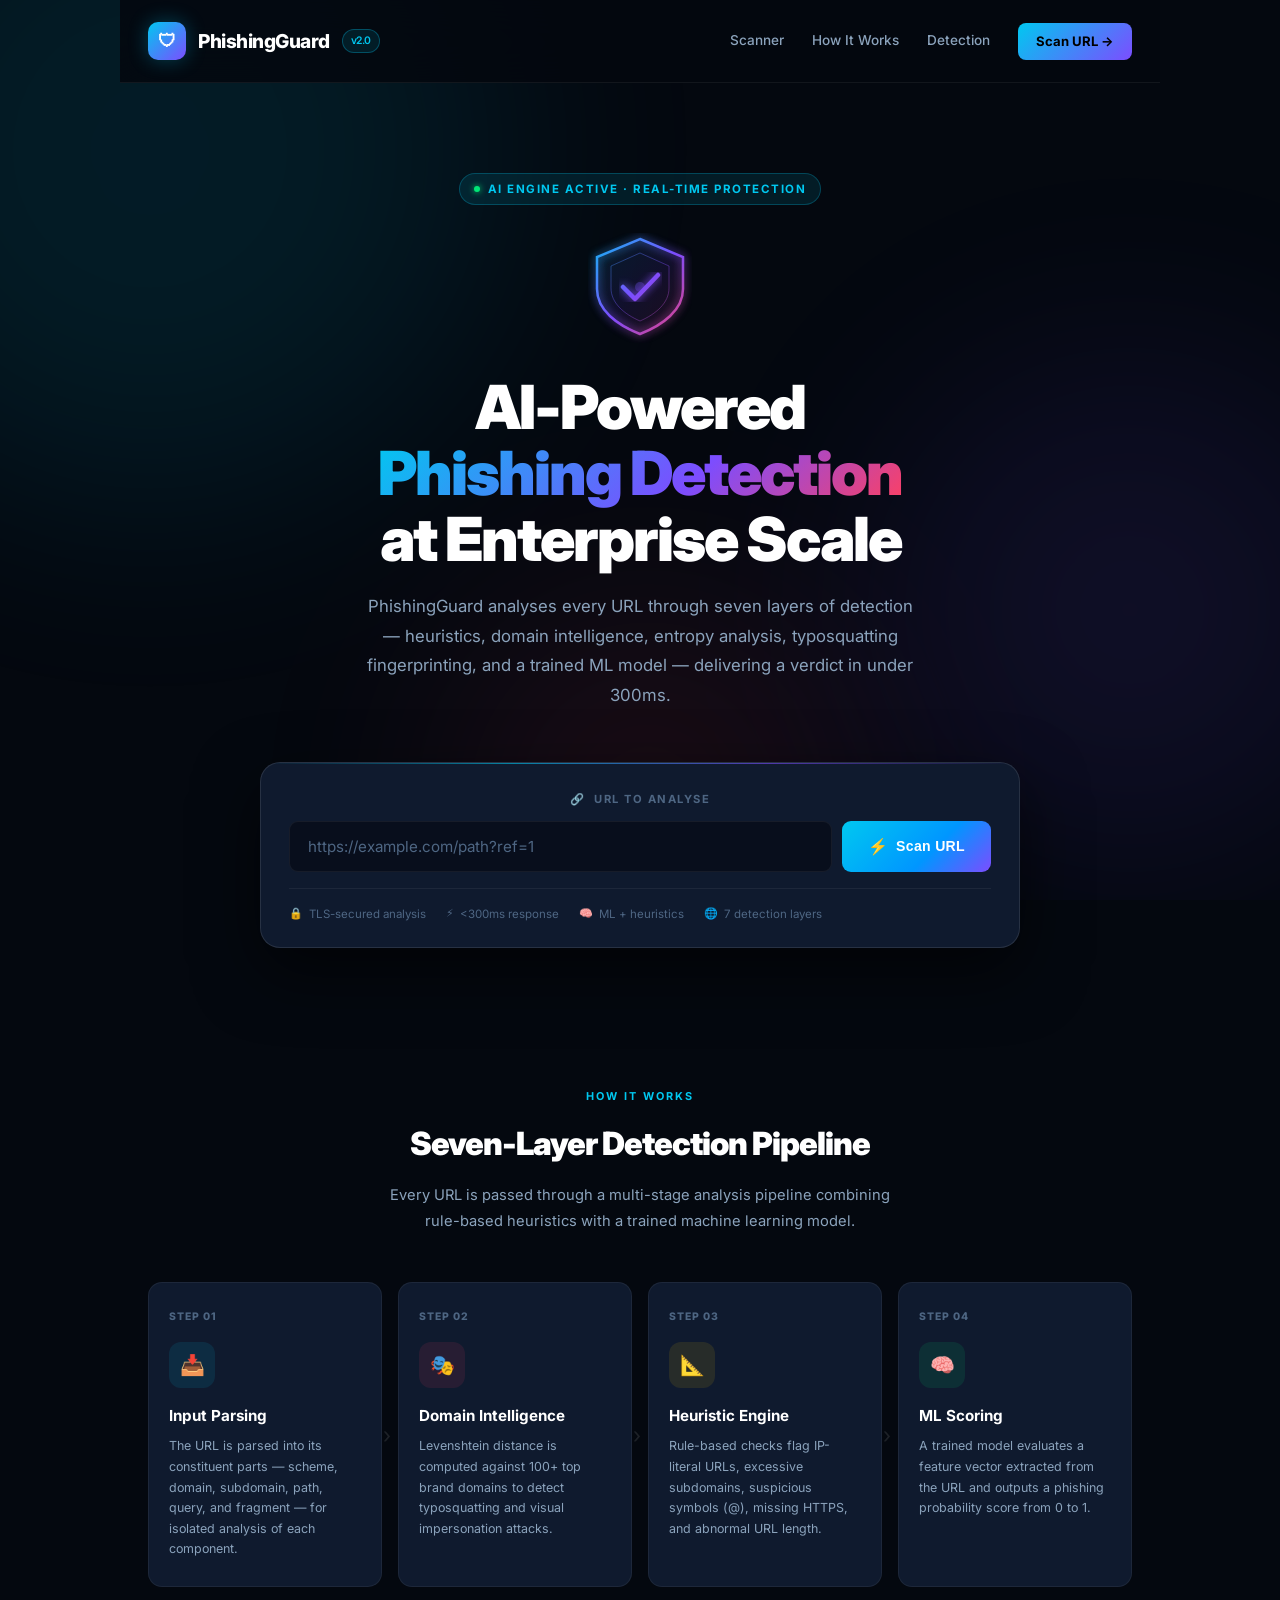
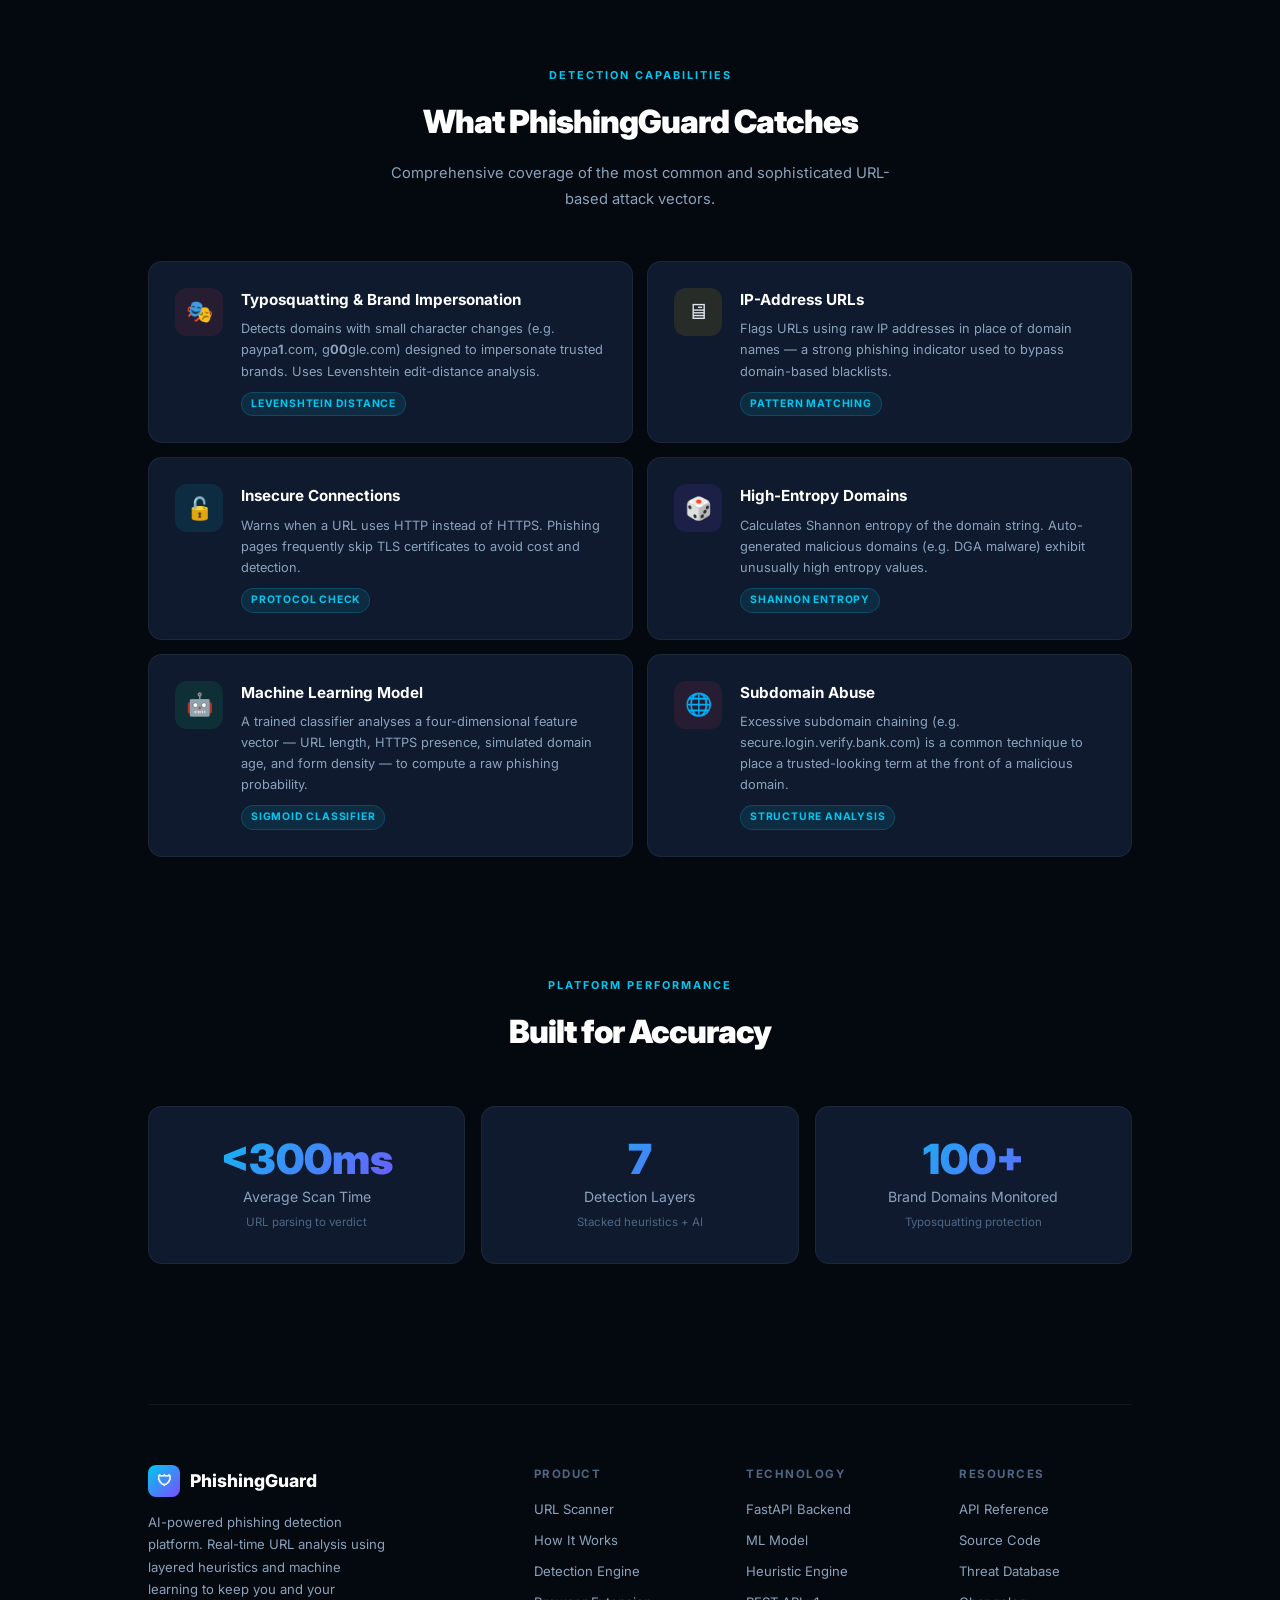
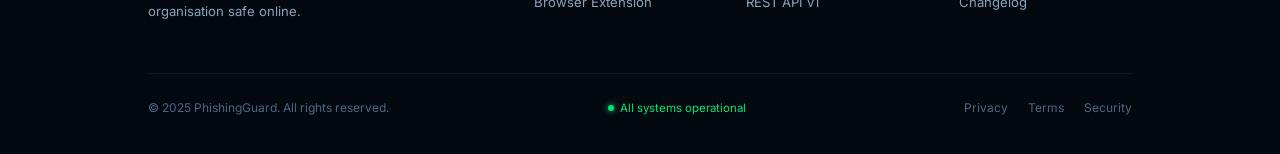
<file: frontend/index.html>
<!DOCTYPE html>
<html lang="en">

<head>
    <meta charset="UTF-8" />
    <meta name="viewport" content="width=device-width, initial-scale=1.0" />
    <title>PhishingGuard — Enterprise AI Phishing Detection Platform</title>
    <meta name="description"
        content="Enterprise-grade URL security scanner. AI-powered detection of phishing, typosquatting, domain abuse, and credential harvesting attacks in real time." />
    <link rel="stylesheet" href="style.css" />
</head>

<body>

    <!-- Ambient -->
    <div class="bg-orbs" aria-hidden="true">
        <div class="orb orb-1"></div>
        <div class="orb orb-2"></div>
        <div class="orb orb-3"></div>
    </div>

    <div class="page">

        <!-- ── NAV ──────────────────────────────────────────────── -->
        <nav>
            <div class="nav-logo">
                <div class="nav-shield">🛡</div>
                PhishingGuard
                <span class="nav-version">v2.0</span>
            </div>
            <div class="nav-links">
                <a href="#scanner">Scanner</a>
                <a href="#how">How It Works</a>
                <a href="#methods">Detection</a>
                <a href="#scanner" class="nav-cta">Scan URL →</a>
            </div>
        </nav>

        <!-- ── HERO ──────────────────────────────────────────────── -->
        <section class="hero" id="top">
            <div class="hero-badge">
                <span class="dot"></span>
                AI Engine Active · Real-Time Protection
            </div>

            <div class="hero-shield-wrap" aria-hidden="true">
                <svg viewBox="0 0 110 110" fill="none" xmlns="http://www.w3.org/2000/svg">
                    <defs>
                        <linearGradient id="shg" x1="0" y1="0" x2="110" y2="110" gradientUnits="userSpaceOnUse">
                            <stop stop-color="#00c8f0" />
                            <stop offset="0.5" stop-color="#7c4dff" />
                            <stop offset="1" stop-color="#ff4060" />
                        </linearGradient>
                        <filter id="sglow">
                            <feGaussianBlur stdDeviation="4" result="b" />
                            <feMerge>
                                <feMergeNode in="b" />
                                <feMergeNode in="SourceGraphic" />
                            </feMerge>
                        </filter>
                    </defs>
                    <path d="M55 6 L98 24 L98 56 C98 77 78 92 55 101 C32 92 12 77 12 56 L12 24 Z" fill="url(#shg)"
                        opacity="0.12" />
                    <path d="M55 6 L98 24 L98 56 C98 77 78 92 55 101 C32 92 12 77 12 56 L12 24 Z" stroke="url(#shg)"
                        stroke-width="2.5" fill="none" filter="url(#sglow)" />
                    <!-- Inner ring -->
                    <path d="M55 20 L84 33 L84 55 C84 70 71 81 55 88 C39 81 26 70 26 55 L26 33 Z" stroke="url(#shg)"
                        stroke-width="1" fill="none" opacity="0.4" />
                    <!-- Check -->
                    <path d="M38 54 L50 66 L73 42" stroke="url(#shg)" stroke-width="4.5" stroke-linecap="round"
                        stroke-linejoin="round" filter="url(#sglow)" />
                    <!-- Eye detail -->
                    <circle cx="55" cy="54" r="5" fill="url(#shg)" opacity="0.3" />
                </svg>
            </div>

            <h1>
                AI-Powered<br />
                <span class="grad">Phishing Detection</span><br />
                at Enterprise Scale
            </h1>
            <p class="hero-sub">
                PhishingGuard analyses every URL through seven layers of detection — heuristics,
                domain intelligence, entropy analysis, typosquatting fingerprinting, and a trained
                ML model — delivering a verdict in under 300ms.
            </p>

            <!-- ── SCANNER ──── -->
            <div class="scanner-wrap" id="scanner">
                <div class="scanner-card">
                    <div class="input-label">🔗 &nbsp;URL to analyse</div>
                    <div class="input-row">
                        <input id="urlInput" class="url-input" type="url" placeholder="https://example.com/path?ref=1"
                            autocomplete="off" spellcheck="false" />
                        <button id="scanBtn" class="scan-btn">
                            <span class="bi">⚡</span> Scan URL
                        </button>
                    </div>
                    <div class="scanner-meta">
                        <div class="s-meta-item"><span class="si">🔒</span> TLS-secured analysis</div>
                        <div class="s-meta-item"><span class="si">⚡</span> &lt;300ms response</div>
                        <div class="s-meta-item"><span class="si">🧠</span> ML + heuristics</div>
                        <div class="s-meta-item"><span class="si">🌐</span> 7 detection layers</div>
                    </div>
                    <div id="errorBanner" class="error-banner"><span>⛔</span><span id="errorText">Something went
                            wrong.</span></div>
                    <div id="offlineBanner" class="offline-banner"><span>⚠️</span><span>Backend offline — showing
                            client-side demo result. Start the FastAPI server for live analysis.</span></div>
                </div>
            </div>
        </section>

        <!-- ── LOADING ────────────────────────────────────────────── -->
        <div id="loading">
            <div class="loader-ring"></div>
            <div class="loading-phase" id="loadingPhase">Initialising analysis engine…</div>
            <div class="loading-url" id="loadingUrl"></div>
        </div>

        <!-- ── RESULTS ────────────────────────────────────────────── -->
        <section id="results">

            <!-- URL banner -->
            <div class="url-banner">
                <div class="ub-left">
                    <span class="ub-icon">🔗</span>
                    <span class="ub-url" id="resUrl"></span>
                </div>
                <span class="ub-time" id="resTime"></span>
            </div>

            <!-- Verdict + Gauge -->
            <div class="results-top">
                <div class="verdict-card" id="verdictCard">
                    <div class="verdict-top">
                        <div class="verdict-icon-wrap" id="verdictIcon"></div>
                        <span class="verdict-chip" id="verdictChip"></span>
                    </div>
                    <div>
                        <div class="verdict-headline" id="verdictHeadline"></div>
                        <div class="verdict-desc" id="verdictDesc"></div>
                    </div>
                    <div class="verdict-meta">
                        <div class="vm-item">
                            <div class="vm-val" id="vmScore">—</div>
                            <div class="vm-key">Risk Score</div>
                        </div>
                        <div class="vm-item">
                            <div class="vm-val" id="vmFlags">—</div>
                            <div class="vm-key">Signals</div>
                        </div>
                        <div class="vm-item">
                            <div class="vm-val" id="vmTime">—</div>
                            <div class="vm-key">Scan Time</div>
                        </div>
                    </div>
                </div>

                <div class="gauge-card">
                    <div class="gauge-card-title">Risk Score</div>
                    <div class="gauge-wrap">
                        <svg viewBox="0 0 148 148">
                            <circle class="g-track" cx="74" cy="74" r="56" stroke-dasharray="264" stroke-dashoffset="0"
                                transform="rotate(135 74 74)" />
                            <circle class="g-arc" id="gaugeFill" cx="74" cy="74" r="56" stroke-dasharray="351.9"
                                stroke-dashoffset="351.9" transform="rotate(135 74 74)" stroke="var(--cyan)" />
                        </svg>
                        <div class="gauge-center">
                            <div class="g-num" id="gaugeNum">0</div>
                            <div class="g-den">/ 100</div>
                        </div>
                    </div>
                    <div class="gauge-label" id="gaugeLabel">Awaiting scan</div>
                </div>
            </div>

            <!-- Scan stats bar -->
            <div class="scan-stats">
                <div class="ss-card">
                    <div class="ss-val ss-grad" id="ssScore">—</div>
                    <div class="ss-label">Risk Score</div>
                </div>
                <div class="ss-card">
                    <div class="ss-val ss-grad" id="ssFlags">—</div>
                    <div class="ss-label">Threat Signals</div>
                </div>
                <div class="ss-card">
                    <div class="ss-val ss-grad" id="ssChecks">7</div>
                    <div class="ss-label">Checks Run</div>
                </div>
                <div class="ss-card">
                    <div class="ss-val ss-grad" id="ssVerdict">—</div>
                    <div class="ss-label">Verdict</div>
                </div>
            </div>

            <!-- Details grid: checks + threats -->
            <div class="details-grid">

                <!-- Check breakdown -->
                <div class="check-card">
                    <div class="check-card-title">🔬 &nbsp;Security Checks Breakdown</div>
                    <div id="checkRows">
                        <!-- injected by JS -->
                    </div>
                </div>

                <!-- Threats / clean -->
                <div class="threats-card" id="threatsCard">
                    <div class="threats-card-title">⚠️ &nbsp;Detected Threat Signals</div>
                    <div id="threatsList"></div>
                </div>

            </div>

            <!-- Clean bill (shown instead of threats when safe) -->
            <div class="clean-card" id="cleanCard" style="display:none">
                <div class="clean-icon">✅</div>
                <div class="clean-title">All Security Checks Passed</div>
                <div class="clean-desc">This URL passed all seven detection layers. No phishing signals, typosquatting
                    patterns, or suspicious characteristics were detected.</div>
                <div class="clean-checks">
                    <span class="clean-check">✓ Domain verified</span>
                    <span class="clean-check">✓ HTTPS secure</span>
                    <span class="clean-check">✓ No impersonation</span>
                    <span class="clean-check">✓ Normal entropy</span>
                    <span class="clean-check">✓ AI cleared</span>
                </div>
            </div>

        </section>

        <!-- ── HOW IT WORKS ───────────────────────────────────────── -->
        <section class="how-section" id="how">
            <div class="section-header">
                <div class="section-eyebrow">How It Works</div>
                <h2>Seven-Layer Detection Pipeline</h2>
                <p>Every URL is passed through a multi-stage analysis pipeline combining rule-based heuristics with a
                    trained machine learning model.</p>
            </div>
            <div class="how-steps">
                <div class="how-step">
                    <div class="hs-num">Step 01</div>
                    <div class="hs-icon">📥</div>
                    <div class="hs-title">Input Parsing</div>
                    <div class="hs-desc">The URL is parsed into its constituent parts — scheme, domain, subdomain, path,
                        query, and fragment — for isolated analysis of each component.</div>
                </div>
                <div class="how-step">
                    <div class="hs-num">Step 02</div>
                    <div class="hs-icon" style="background:var(--red-dim)">🎭</div>
                    <div class="hs-title">Domain Intelligence</div>
                    <div class="hs-desc">Levenshtein distance is computed against 100+ top brand domains to detect
                        typosquatting and visual impersonation attacks.</div>
                </div>
                <div class="how-step">
                    <div class="hs-num">Step 03</div>
                    <div class="hs-icon" style="background:var(--yellow-dim)">📐</div>
                    <div class="hs-title">Heuristic Engine</div>
                    <div class="hs-desc">Rule-based checks flag IP-literal URLs, excessive subdomains, suspicious
                        symbols (@), missing HTTPS, and abnormal URL length.</div>
                </div>
                <div class="how-step">
                    <div class="hs-num">Step 04</div>
                    <div class="hs-icon" style="background:var(--green-dim)">🧠</div>
                    <div class="hs-title">ML Scoring</div>
                    <div class="hs-desc">A trained model evaluates a feature vector extracted from the URL and outputs a
                        phishing probability score from 0 to 1.</div>
                </div>
            </div>
        </section>

        <!-- ── DETECTION METHODS ──────────────────────────────────── -->
        <section class="methods-section" id="methods">
            <div class="section-header">
                <div class="section-eyebrow">Detection Capabilities</div>
                <h2>What PhishingGuard Catches</h2>
                <p>Comprehensive coverage of the most common and sophisticated URL-based attack vectors.</p>
            </div>
            <div class="methods-grid">
                <div class="method-card">
                    <div class="mc-icon" style="background:var(--red-dim)">🎭</div>
                    <div class="mc-body">
                        <h3>Typosquatting &amp; Brand Impersonation</h3>
                        <p>Detects domains with small character changes (e.g. paypa<strong>1</strong>.com,
                            g<strong>00</strong>gle.com) designed to impersonate trusted brands. Uses Levenshtein
                            edit-distance analysis.</p>
                        <span class="mc-tag">Levenshtein Distance</span>
                    </div>
                </div>
                <div class="method-card">
                    <div class="mc-icon" style="background:var(--yellow-dim)">🖥</div>
                    <div class="mc-body">
                        <h3>IP-Address URLs</h3>
                        <p>Flags URLs using raw IP addresses in place of domain names — a strong phishing indicator used
                            to bypass domain-based blacklists.</p>
                        <span class="mc-tag">Pattern Matching</span>
                    </div>
                </div>
                <div class="method-card">
                    <div class="mc-icon" style="background:var(--cyan-dim)">🔓</div>
                    <div class="mc-body">
                        <h3>Insecure Connections</h3>
                        <p>Warns when a URL uses HTTP instead of HTTPS. Phishing pages frequently skip TLS certificates
                            to avoid cost and detection.</p>
                        <span class="mc-tag">Protocol Check</span>
                    </div>
                </div>
                <div class="method-card">
                    <div class="mc-icon" style="background:rgba(124,77,255,0.12)">🎲</div>
                    <div class="mc-body">
                        <h3>High-Entropy Domains</h3>
                        <p>Calculates Shannon entropy of the domain string. Auto-generated malicious domains (e.g. DGA
                            malware) exhibit unusually high entropy values.</p>
                        <span class="mc-tag">Shannon Entropy</span>
                    </div>
                </div>
                <div class="method-card">
                    <div class="mc-icon" style="background:var(--green-dim)">🤖</div>
                    <div class="mc-body">
                        <h3>Machine Learning Model</h3>
                        <p>A trained classifier analyses a four-dimensional feature vector — URL length, HTTPS presence,
                            simulated domain age, and form density — to compute a raw phishing probability.</p>
                        <span class="mc-tag">Sigmoid Classifier</span>
                    </div>
                </div>
                <div class="method-card">
                    <div class="mc-icon" style="background:var(--red-dim)">🌐</div>
                    <div class="mc-body">
                        <h3>Subdomain Abuse</h3>
                        <p>Excessive subdomain chaining (e.g. secure.login.verify.bank.com) is a common technique to
                            place a trusted-looking term at the front of a malicious domain.</p>
                        <span class="mc-tag">Structure Analysis</span>
                    </div>
                </div>
            </div>
        </section>

        <!-- ── PLATFORM STATS ─────────────────────────────────────── -->
        <section class="stats-section">
            <div class="section-header">
                <div class="section-eyebrow">Platform Performance</div>
                <h2>Built for Accuracy</h2>
            </div>
            <div class="stats-grid">
                <div class="stat-card">
                    <div class="stat-num">&lt;300ms</div>
                    <div class="stat-label">Average Scan Time</div>
                    <div class="stat-sub">URL parsing to verdict</div>
                </div>
                <div class="stat-card">
                    <div class="stat-num">7</div>
                    <div class="stat-label">Detection Layers</div>
                    <div class="stat-sub">Stacked heuristics + AI</div>
                </div>
                <div class="stat-card">
                    <div class="stat-num">100+</div>
                    <div class="stat-label">Brand Domains Monitored</div>
                    <div class="stat-sub">Typosquatting protection</div>
                </div>
            </div>
        </section>

        <!-- ── FOOTER ─────────────────────────────────────────────── -->
        <footer>
            <div class="footer-grid">
                <div class="footer-brand">
                    <div class="footer-logo">
                        <div class="fl-icon">🛡</div>
                        PhishingGuard
                    </div>
                    <p>AI-powered phishing detection platform. Real-time URL analysis using layered heuristics and
                        machine learning to keep you and your organisation safe online.</p>
                </div>
                <div class="footer-col">
                    <div class="footer-col-title">Product</div>
                    <a href="#scanner">URL Scanner</a>
                    <a href="#how">How It Works</a>
                    <a href="#methods">Detection Engine</a>
                    <a href="#top">Browser Extension</a>
                </div>
                <div class="footer-col">
                    <div class="footer-col-title">Technology</div>
                    <a href="#">FastAPI Backend</a>
                    <a href="#">ML Model</a>
                    <a href="#">Heuristic Engine</a>
                    <a href="#">REST API v1</a>
                </div>
                <div class="footer-col">
                    <div class="footer-col-title">Resources</div>
                    <a href="#">API Reference</a>
                    <a href="#">Source Code</a>
                    <a href="#">Threat Database</a>
                    <a href="#">Changelog</a>
                </div>
            </div>
            <div class="footer-bottom">
                <span>© 2025 PhishingGuard. All rights reserved.</span>
                <span class="footer-status-dot"><span class="fsd-dot"></span> All systems operational</span>
                <div class="footer-bottom-links">
                    <a href="#">Privacy</a>
                    <a href="#">Terms</a>
                    <a href="#">Security</a>
                </div>
            </div>
        </footer>

    </div><!-- /page -->
    <script src="app.js"></script>
</body>

</html>
</file>
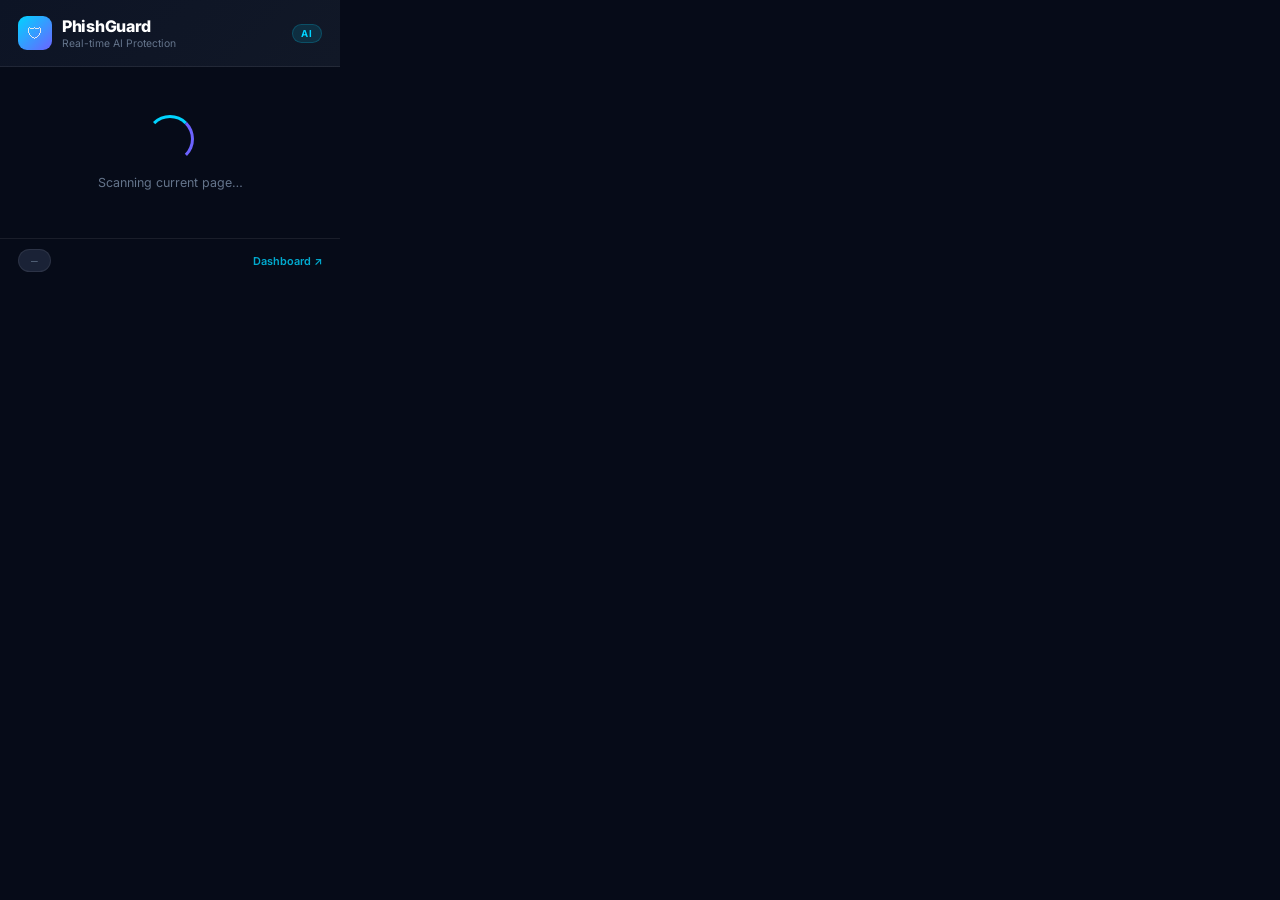
<file: extension/popup.html>
<!DOCTYPE html>
<html lang="en">

<head>
    <meta charset="UTF-8" />
    <style>
        @import url('https://fonts.googleapis.com/css2?family=Inter:wght@400;600;700;800&display=swap');

        :root {
            --bg: #060b18;
            --card: #111827;
            --card2: #1a2236;
            --border: rgba(255, 255, 255, 0.08);
            --cyan: #00d4ff;
            --green: #00e676;
            --red: #ff3b5c;
            --yellow: #ffd60a;
            --muted: #64748b;
            --text: #e2e8f0;
        }

        * {
            box-sizing: border-box;
            margin: 0;
            padding: 0;
        }

        body {
            width: 340px;
            background: var(--bg);
            color: var(--text);
            font-family: 'Inter', -apple-system, sans-serif;
            user-select: none;
        }

        /* ── Header ── */
        .header {
            background: linear-gradient(135deg, #0d1425 0%, #111827 100%);
            border-bottom: 1px solid var(--border);
            padding: 16px 18px;
            display: flex;
            align-items: center;
            justify-content: space-between;
        }

        .logo-row {
            display: flex;
            align-items: center;
            gap: 10px;
        }

        .logo-icon {
            width: 34px;
            height: 34px;
            background: linear-gradient(135deg, var(--cyan), #6c63ff);
            border-radius: 9px;
            display: flex;
            align-items: center;
            justify-content: center;
            font-size: 16px;
            flex-shrink: 0;
        }

        .logo-text {
            font-weight: 800;
            font-size: 1rem;
            letter-spacing: -0.3px;
            color: #fff;
        }

        .logo-sub {
            font-size: 0.65rem;
            color: var(--muted);
            margin-top: 1px;
        }

        .ai-badge {
            font-size: 0.6rem;
            font-weight: 700;
            text-transform: uppercase;
            letter-spacing: 1px;
            padding: 3px 8px;
            border-radius: 100px;
            background: rgba(0, 212, 255, 0.12);
            color: var(--cyan);
            border: 1px solid rgba(0, 212, 255, 0.2);
        }

        /* ── Main body ── */
        .body {
            padding: 18px;
        }

        /* Gauge */
        .gauge-section {
            display: flex;
            flex-direction: column;
            align-items: center;
            margin-bottom: 16px;
        }

        .gauge-wrap {
            position: relative;
            width: 130px;
            height: 130px;
        }

        .gauge-wrap svg {
            overflow: visible;
        }

        .g-bg {
            fill: none;
            stroke: var(--card2);
            stroke-width: 10;
        }

        .g-fill {
            fill: none;
            stroke-width: 10;
            stroke-linecap: round;
            transition: stroke-dashoffset 1.2s cubic-bezier(0.4, 0, 0.2, 1), stroke 0.4s;
        }

        .gauge-center {
            position: absolute;
            inset: 0;
            display: flex;
            flex-direction: column;
            align-items: center;
            justify-content: center;
        }

        .g-score {
            font-size: 2rem;
            font-weight: 900;
            line-height: 1;
        }

        .g-unit {
            font-size: 0.65rem;
            color: var(--muted);
        }

        .g-label {
            margin-top: 10px;
            font-size: 0.9rem;
            font-weight: 800;
            text-transform: uppercase;
            letter-spacing: 2px;
        }

        .g-label.safe {
            color: var(--green);
        }

        .g-label.danger {
            color: var(--red);
        }

        .g-label.warning {
            color: var(--yellow);
        }

        /* Card */
        .info-card {
            background: var(--card);
            border: 1px solid var(--border);
            border-radius: 12px;
            padding: 12px 14px;
            margin-bottom: 10px;
        }

        /* URL row */
        .url-row {
            display: flex;
            align-items: center;
            gap: 8px;
            font-size: 0.78rem;
            color: var(--cyan);
            font-family: monospace;
            word-break: break-all;
        }

        .url-icon {
            opacity: 0.5;
            flex-shrink: 0;
            font-size: 13px;
        }

        /* Reasons */
        .reasons-title {
            font-size: 0.65rem;
            font-weight: 700;
            text-transform: uppercase;
            letter-spacing: 1px;
            color: var(--muted);
            margin-bottom: 8px;
        }

        .reason-item {
            display: flex;
            align-items: flex-start;
            gap: 8px;
            padding: 8px 10px;
            background: var(--card2);
            border-radius: 8px;
            margin-bottom: 6px;
            font-size: 0.78rem;
            color: var(--text);
            line-height: 1.4;
            animation: slideIn 0.3s ease both;
        }

        @keyframes slideIn {
            from {
                opacity: 0;
                transform: translateY(6px);
            }
        }

        .r-ic {
            width: 22px;
            height: 22px;
            border-radius: 6px;
            background: rgba(255, 59, 92, 0.15);
            display: flex;
            align-items: center;
            justify-content: center;
            font-size: 11px;
            flex-shrink: 0;
        }

        /* Clean */
        .clean-box {
            text-align: center;
            padding: 16px 10px;
            background: linear-gradient(135deg, rgba(0, 230, 118, 0.06), rgba(0, 212, 255, 0.03));
            border: 1px solid rgba(0, 230, 118, 0.15);
            border-radius: 12px;
        }

        .clean-box .ci {
            font-size: 1.8rem;
            margin-bottom: 6px;
        }

        .clean-box p {
            font-size: 0.78rem;
            color: var(--green);
            font-weight: 700;
        }

        .clean-box span {
            display: block;
            font-size: 0.7rem;
            color: var(--muted);
            margin-top: 3px;
        }

        /* Loading */
        #popupLoading {
            text-align: center;
            padding: 30px 0;
        }

        .spin {
            width: 48px;
            height: 48px;
            margin: 0 auto 12px;
            border: 3px solid transparent;
            border-top-color: var(--cyan);
            border-right-color: #6c63ff;
            border-radius: 50%;
            animation: spin 0.9s linear infinite;
        }

        @keyframes spin {
            to {
                transform: rotate(360deg);
            }
        }

        .spin-txt {
            font-size: 0.78rem;
            color: var(--muted);
        }

        /* Footer */
        .footer {
            padding: 10px 18px;
            border-top: 1px solid var(--border);
            display: flex;
            align-items: center;
            justify-content: space-between;
        }

        .hostname-pill {
            background: var(--card2);
            border: 1px solid var(--border);
            border-radius: 100px;
            padding: 4px 12px;
            font-size: 0.7rem;
            font-family: monospace;
            color: var(--muted);
            max-width: 200px;
            overflow: hidden;
            text-overflow: ellipsis;
            white-space: nowrap;
        }

        .open-dash {
            font-size: 0.68rem;
            color: var(--cyan);
            text-decoration: none;
            font-weight: 600;
            opacity: 0.8;
            transition: opacity 0.2s;
        }

        .open-dash:hover {
            opacity: 1;
        }
    </style>
</head>

<body>

    <!-- Header -->
    <div class="header">
        <div class="logo-row">
            <div class="logo-icon">🛡</div>
            <div>
                <div class="logo-text">PhishGuard</div>
                <div class="logo-sub">Real-time AI Protection</div>
            </div>
        </div>
        <span class="ai-badge">AI</span>
    </div>

    <!-- Body -->
    <div class="body">

        <!-- Loading -->
        <div id="popupLoading">
            <div class="spin"></div>
            <div class="spin-txt">Scanning current page…</div>
        </div>

        <!-- Result (hidden until data arrives) -->
        <div id="popupResult" style="display:none">

            <!-- Gauge -->
            <div class="gauge-section">
                <div class="gauge-wrap">
                    <svg viewBox="0 0 130 130">
                        <circle class="g-bg" cx="65" cy="65" r="50" stroke-dasharray="250" stroke-dashoffset="0"
                            transform="rotate(135 65 65)" />
                        <circle class="g-fill" id="pgFill" cx="65" cy="65" r="50" stroke-dasharray="314.2"
                            stroke-dashoffset="314.2" transform="rotate(135 65 65)" stroke="var(--cyan)" />
                    </svg>
                    <div class="gauge-center">
                        <div class="g-score" id="pgScore">0</div>
                        <div class="g-unit">/ 100</div>
                    </div>
                </div>
                <div class="g-label" id="pgLabel"></div>
            </div>

            <!-- URL -->
            <div class="info-card">
                <div class="url-row">
                    <span class="url-icon">🔗</span>
                    <span id="pgHostname"></span>
                </div>
            </div>

            <!-- Threats -->
            <div id="pgThreats">
                <div class="reasons-title">⚠️ Detected Threats</div>
                <div id="pgReasonsList"></div>
            </div>

            <!-- Clean -->
            <div class="clean-box" id="pgClean" style="display:none">
                <div class="ci">✅</div>
                <p>No Threats Detected</p>
                <span>This page appears safe</span>
            </div>

        </div>

        <!-- Offline notice -->
        <div id="popupOffline" style="display:none">
            <div style="text-align:center; padding: 20px 0; font-size:0.8rem; color:var(--muted);">
                <div style="font-size:1.6rem; margin-bottom:8px;">🔌</div>
                Backend offline.<br />
                <span style="color:var(--cyan)">Start the FastAPI server</span><br />
                to enable scanning.
            </div>
        </div>

    </div><!-- /body -->

    <!-- Footer -->
    <div class="footer">
        <div class="hostname-pill" id="pgFooterHost">—</div>
        <a class="open-dash" href="#" id="dashLink">Dashboard ↗</a>
    </div>

    <script>
        const API_BASE = 'http://localhost:8000';

        const clamp = (v, lo, hi) => Math.max(lo, Math.min(hi, v));

        function scoreToOffset(score, circumference = 314.2, travel = 235.6) {
            return circumference - (clamp(score, 0, 100) / 100) * travel;
        }

        function animateNumber(el, target, dur = 900) {
            const start = performance.now();
            const from = parseInt(el.textContent) || 0;
            (function tick(now) {
                const p = Math.min((now - start) / dur, 1);
                const val = Math.round(from + (target - from) * (1 - Math.pow(1 - p, 3)));
                el.textContent = val;
                if (p < 1) requestAnimationFrame(tick);
            })(performance.now());
        }

        function scoreColour(score) {
            if (score >= 50) return 'var(--red)';
            if (score >= 25) return 'var(--yellow)';
            return 'var(--green)';
        }

        function reasonIcon(r) {
            r = r.toLowerCase();
            if (r.includes('ip')) return '🖥';
            if (r.includes('https')) return '🔓';
            if (r.includes('similar')) return '🎭';
            if (r.includes('long')) return '📏';
            if (r.includes('@')) return '@';
            if (r.includes('subdomain')) return '🌐';
            if (r.includes('random')) return '🎲';
            if (r.includes('ai') || r.includes('model')) return '🤖';
            return '⚑';
        }

        function renderResult(data, hostname) {
            const { is_phishing, risk_score, reasons } = data;
            const score = clamp(risk_score, 0, 100);

            // Gauge
            const fill = document.getElementById('pgFill');
            fill.style.stroke = scoreColour(score);
            fill.style.strokeDashoffset = scoreToOffset(score);
            animateNumber(document.getElementById('pgScore'), score);

            // Label
            const lbl = document.getElementById('pgLabel');
            if (is_phishing) { lbl.textContent = 'DANGER'; lbl.className = 'g-label danger'; }
            else if (score >= 25) { lbl.textContent = 'WARNING'; lbl.className = 'g-label warning'; }
            else { lbl.textContent = 'SAFE'; lbl.className = 'g-label safe'; }

            // Hostname
            document.getElementById('pgHostname').textContent = hostname;

            // Reasons
            const list = document.getElementById('pgReasonsList');
            if (reasons && reasons.length > 0) {
                document.getElementById('pgThreats').style.display = 'block';
                document.getElementById('pgClean').style.display = 'none';
                reasons.forEach((r, i) => {
                    const d = document.createElement('div');
                    d.className = 'reason-item';
                    d.style.animationDelay = `${i * 70}ms`;
                    d.innerHTML = `<div class="r-ic">${reasonIcon(r)}</div><div>${r}</div>`;
                    list.appendChild(d);
                });
            } else {
                document.getElementById('pgThreats').style.display = 'none';
                document.getElementById('pgClean').style.display = 'block';
            }

            document.getElementById('popupLoading').style.display = 'none';
            document.getElementById('popupResult').style.display = 'block';
        }

        // Main
        chrome.tabs.query({ active: true, currentWindow: true }, async function (tabs) {
            const tab = tabs[0];
            let url, hostname;

            try {
                const parsed = new URL(tab.url);
                url = tab.url;
                hostname = parsed.hostname;
            } catch {
                document.getElementById('popupLoading').style.display = 'none';
                document.getElementById('popupOffline').style.display = 'block';
                return;
            }

            document.getElementById('pgFooterHost').textContent = hostname;
            document.getElementById('dashLink').href = 'http://localhost:8000';

            try {
                const res = await fetch(`${API_BASE}/analyze`, {
                    method: 'POST',
                    headers: { 'Content-Type': 'application/json' },
                    body: JSON.stringify({ url })
                });
                if (!res.ok) throw new Error('bad response');
                const data = await res.json();
                renderResult(data, hostname);
            } catch {
                document.getElementById('popupLoading').style.display = 'none';
                document.getElementById('popupOffline').style.display = 'block';
            }
        });
    </script>

</body>

</html>
</file>
<file: frontend/style.css>
@import url('https://fonts.googleapis.com/css2?family=Inter:wght@300;400;500;600;700;800;900&family=JetBrains+Mono:wght@400;500&display=swap');

/* ── Reset ────────────────────────────────────────────────── */
*,
*::before,
*::after {
  box-sizing: border-box;
  margin: 0;
  padding: 0;
}

:root {
  --bg: #04080f;
  --bg2: #080e1c;
  --bg3: #0c1528;
  --card: #0f1a2e;
  --card2: #152035;
  --card3: #1a2840;
  --border: rgba(255, 255, 255, 0.06);
  --border2: rgba(255, 255, 255, 0.10);
  --cyan: #00c8f0;
  --cyan-b: #0096ff;
  --cyan-dim: rgba(0, 200, 240, 0.10);
  --green: #00e676;
  --green-dim: rgba(0, 230, 118, 0.10);
  --red: #ff4060;
  --red-dim: rgba(255, 64, 96, 0.10);
  --yellow: #ffcc00;
  --yellow-dim: rgba(255, 204, 0, 0.10);
  --purple: #7c4dff;
  --text: #dde6f0;
  --text2: #8ba3bc;
  --muted: #4e6683;
  --radius: 14px;
  --radius-sm: 9px;
  --radius-xs: 6px;
  --shadow: 0 24px 64px rgba(0, 0, 0, 0.6);
  --shadow-sm: 0 8px 24px rgba(0, 0, 0, 0.4);
  --glow-c: 0 0 48px rgba(0, 200, 240, 0.2);
  --glow-g: 0 0 48px rgba(0, 230, 118, 0.2);
  --glow-r: 0 0 48px rgba(255, 64, 96, 0.3);
  --glow-y: 0 0 48px rgba(255, 204, 0, 0.18);
}

html {
  scroll-behavior: smooth;
}

body {
  font-family: 'Inter', system-ui, -apple-system, sans-serif;
  background: var(--bg);
  color: var(--text);
  min-height: 100vh;
  overflow-x: hidden;
  line-height: 1.6;
}

::selection {
  background: rgba(0, 200, 240, 0.25);
  color: #fff;
}

a {
  color: inherit;
  text-decoration: none;
}

/* ── Ambient ─────────────────────────────────────────────── */
.bg-orbs {
  position: fixed;
  inset: 0;
  pointer-events: none;
  z-index: 0;
  overflow: hidden;
}

.orb {
  position: absolute;
  border-radius: 50%;
  filter: blur(120px);
  opacity: 0.1;
  animation: orbFloat 14s ease-in-out infinite;
}

.orb-1 {
  width: 700px;
  height: 700px;
  background: var(--cyan);
  top: -200px;
  left: -200px;
  animation-delay: 0s;
}

.orb-2 {
  width: 500px;
  height: 500px;
  background: var(--purple);
  top: 40%;
  right: -100px;
  animation-delay: -5s;
}

.orb-3 {
  width: 400px;
  height: 400px;
  background: var(--red);
  bottom: -100px;
  left: 35%;
  animation-delay: -9s;
}

@keyframes orbFloat {

  0%,
  100% {
    transform: translate(0, 0) scale(1);
  }

  33% {
    transform: translate(35px, -35px) scale(1.06);
  }

  66% {
    transform: translate(-25px, 25px) scale(0.94);
  }
}

/* ── Layout ──────────────────────────────────────────────── */
.page {
  position: relative;
  z-index: 1;
  max-width: 1040px;
  margin: 0 auto;
  padding: 0 28px 0;
}

/* ── NAV ─────────────────────────────────────────────────── */
nav {
  display: flex;
  align-items: center;
  justify-content: space-between;
  padding: 22px 0;
  border-bottom: 1px solid var(--border);
  position: sticky;
  top: 0;
  z-index: 100;
  background: rgba(4, 8, 15, 0.85);
  backdrop-filter: blur(20px);
  margin: 0 -28px;
  padding: 22px 28px;
}

.nav-logo {
  display: flex;
  align-items: center;
  gap: 12px;
  font-weight: 800;
  font-size: 1.2rem;
  letter-spacing: -0.5px;
  color: #fff;
}

.nav-shield {
  width: 38px;
  height: 38px;
  background: linear-gradient(135deg, var(--cyan), var(--purple));
  border-radius: 10px;
  display: flex;
  align-items: center;
  justify-content: center;
  font-size: 18px;
  box-shadow: 0 0 20px rgba(0, 200, 240, 0.3);
}

.nav-links {
  display: flex;
  align-items: center;
  gap: 28px;
}

.nav-links a {
  font-size: 0.85rem;
  font-weight: 500;
  color: var(--text2);
  transition: color 0.2s;
}

.nav-links a:hover {
  color: #fff;
}

.nav-cta {
  padding: 8px 18px;
  border-radius: 8px;
  background: linear-gradient(135deg, var(--cyan), var(--purple));
  color: #000 !important;
  font-weight: 700 !important;
  font-size: 0.82rem !important;
}

.nav-version {
  font-size: 0.65rem;
  font-weight: 600;
  padding: 3px 8px;
  border-radius: 100px;
  border: 1px solid rgba(0, 200, 240, 0.3);
  color: var(--cyan);
  background: var(--cyan-dim);
}

/* ── HERO ────────────────────────────────────────────────── */
.hero {
  text-align: center;
  padding: 90px 0 60px;
}

.hero-badge {
  display: inline-flex;
  align-items: center;
  gap: 8px;
  font-size: 0.72rem;
  font-weight: 700;
  text-transform: uppercase;
  letter-spacing: 1.5px;
  padding: 6px 14px;
  border-radius: 100px;
  border: 1px solid rgba(0, 200, 240, 0.25);
  color: var(--cyan);
  background: var(--cyan-dim);
  margin-bottom: 28px;
}

.hero-badge .dot {
  width: 6px;
  height: 6px;
  border-radius: 50%;
  background: var(--green);
  box-shadow: 0 0 6px var(--green);
  animation: blink 1.4s ease-in-out infinite;
}

@keyframes blink {

  0%,
  100% {
    opacity: 1
  }

  50% {
    opacity: 0.3
  }
}

.hero-shield-wrap {
  width: 110px;
  height: 110px;
  margin: 0 auto 32px;
  animation: shieldFloat 3.5s ease-in-out infinite;
}

.hero-shield-wrap svg {
  width: 100%;
  height: 100%;
}

@keyframes shieldFloat {

  0%,
  100% {
    transform: translateY(0)
  }

  50% {
    transform: translateY(-12px)
  }
}

.hero h1 {
  font-size: clamp(2.4rem, 5.5vw, 3.8rem);
  font-weight: 900;
  line-height: 1.08;
  letter-spacing: -2px;
  color: #fff;
  margin-bottom: 20px;
}

.hero h1 .grad {
  background: linear-gradient(135deg, var(--cyan) 0%, var(--purple) 60%, var(--red) 100%);
  -webkit-background-clip: text;
  -webkit-text-fill-color: transparent;
  background-clip: text;
}

.hero-sub {
  font-size: 1.05rem;
  color: var(--text2);
  max-width: 560px;
  margin: 0 auto 52px;
  line-height: 1.75;
}

/* ── SCANNER ─────────────────────────────────────────────── */
.scanner-wrap {
  max-width: 760px;
  margin: 0 auto;
}

.scanner-card {
  background: var(--card);
  border: 1px solid var(--border2);
  border-radius: 20px;
  padding: 28px 28px 24px;
  box-shadow: var(--shadow);
  backdrop-filter: blur(24px);
  transition: box-shadow 0.3s, border-color 0.3s;
  position: relative;
  overflow: hidden;
}

.scanner-card::before {
  content: '';
  position: absolute;
  top: 0;
  left: 0;
  right: 0;
  height: 1px;
  background: linear-gradient(90deg, transparent, var(--cyan), var(--purple), transparent);
  opacity: 0.6;
}

.scanner-card:focus-within {
  box-shadow: var(--shadow), var(--glow-c);
  border-color: rgba(0, 200, 240, 0.25);
}

.input-label {
  font-size: 0.7rem;
  font-weight: 700;
  text-transform: uppercase;
  letter-spacing: 1.5px;
  color: var(--muted);
  margin-bottom: 12px;
}

.input-row {
  display: flex;
  gap: 10px;
  align-items: stretch;
}

.url-input {
  flex: 1;
  background: var(--bg2);
  border: 1px solid var(--border);
  border-radius: var(--radius-sm);
  padding: 14px 18px;
  font-size: 0.95rem;
  font-family: 'JetBrains Mono', monospace;
  color: var(--text);
  outline: none;
  transition: all 0.25s;
}

.url-input::placeholder {
  color: var(--muted);
  font-family: 'Inter', sans-serif;
}

.url-input:focus {
  border-color: rgba(0, 200, 240, 0.45);
  background: rgba(0, 200, 240, 0.03);
}

.scan-btn {
  display: flex;
  align-items: center;
  gap: 8px;
  padding: 14px 26px;
  background: linear-gradient(135deg, var(--cyan) 0%, var(--cyan-b) 60%, var(--purple) 100%);
  border: none;
  border-radius: var(--radius-sm);
  font-size: 0.88rem;
  font-weight: 800;
  color: #fff;
  cursor: pointer;
  white-space: nowrap;
  letter-spacing: 0.3px;
  transition: all 0.2s;
  position: relative;
  overflow: hidden;
}

.scan-btn::after {
  content: '';
  position: absolute;
  inset: 0;
  background: rgba(255, 255, 255, 0.08);
  opacity: 0;
  transition: opacity 0.2s;
}

.scan-btn:hover::after {
  opacity: 1;
}

.scan-btn:hover {
  transform: translateY(-2px);
  box-shadow: 0 10px 30px rgba(0, 200, 240, 0.35);
}

.scan-btn:active {
  transform: translateY(0);
}

.scan-btn:disabled {
  opacity: 0.55;
  cursor: not-allowed;
  transform: none;
}

.scan-btn .bi {
  font-size: 1rem;
}

.scanner-meta {
  display: flex;
  align-items: center;
  gap: 20px;
  margin-top: 16px;
  padding-top: 16px;
  border-top: 1px solid var(--border);
}

.s-meta-item {
  display: flex;
  align-items: center;
  gap: 6px;
  font-size: 0.72rem;
  color: var(--muted);
}

.s-meta-item .si {
  font-size: 11px;
}

/* ── ERROR ───────────────────────────────────────────────── */
.error-banner {
  display: none;
  align-items: center;
  gap: 12px;
  background: rgba(255, 64, 96, 0.08);
  border: 1px solid rgba(255, 64, 96, 0.25);
  border-radius: var(--radius-sm);
  padding: 12px 16px;
  font-size: 0.82rem;
  color: #ff8095;
  margin-top: 12px;
}

.offline-banner {
  display: none;
  align-items: center;
  gap: 12px;
  background: rgba(255, 204, 0, 0.07);
  border: 1px solid rgba(255, 204, 0, 0.2);
  border-radius: var(--radius-sm);
  padding: 12px 16px;
  font-size: 0.82rem;
  color: var(--yellow);
  margin-top: 12px;
}

/* ── LOADING ─────────────────────────────────────────────── */
#loading {
  display: none;
  text-align: center;
  padding: 70px 0;
}

.loader-ring {
  width: 72px;
  height: 72px;
  margin: 0 auto 22px;
  border-radius: 50%;
  position: relative;
}

.loader-ring::before,
.loader-ring::after {
  content: '';
  position: absolute;
  border-radius: 50%;
  animation: spin 1.1s linear infinite;
}

.loader-ring::before {
  inset: 0;
  border: 3px solid transparent;
  border-top-color: var(--cyan);
  border-right-color: var(--purple);
}

.loader-ring::after {
  inset: 8px;
  border: 2px solid transparent;
  border-bottom-color: rgba(0, 200, 240, 0.3);
  animation-direction: reverse;
  animation-duration: 0.7s;
}

@keyframes spin {
  to {
    transform: rotate(360deg);
  }
}

.loading-phase {
  font-size: 0.88rem;
  color: var(--text2);
  margin-bottom: 6px;
}

.loading-url {
  font-size: 0.75rem;
  color: var(--muted);
  font-family: 'JetBrains Mono', monospace;
}

/* ── RESULTS ─────────────────────────────────────────────── */
#results {
  display: none;
  padding-bottom: 80px;
}

.results-section-title {
  font-size: 0.68rem;
  font-weight: 700;
  text-transform: uppercase;
  letter-spacing: 2px;
  color: var(--muted);
  margin-bottom: 14px;
}

/* Top row: verdict + gauge */
.results-top {
  display: grid;
  grid-template-columns: 1fr 220px;
  gap: 14px;
  margin-bottom: 14px;
}

/* Verdict */
.verdict-card {
  background: var(--card);
  border: 1px solid var(--border2);
  border-radius: var(--radius);
  padding: 32px 28px;
  display: flex;
  flex-direction: column;
  justify-content: space-between;
  box-shadow: var(--shadow);
  position: relative;
  overflow: hidden;
  transition: border-color 0.4s, box-shadow 0.4s;
}

.verdict-card::before {
  content: '';
  position: absolute;
  top: 0;
  left: 0;
  right: 0;
  height: 2px;
  transition: background 0.4s;
}

.verdict-card.safe {
  border-color: rgba(0, 230, 118, 0.2);
  box-shadow: var(--shadow), var(--glow-g);
}

.verdict-card.safe::before {
  background: linear-gradient(90deg, transparent, var(--green), transparent);
}

.verdict-card.danger {
  border-color: rgba(255, 64, 96, 0.25);
  box-shadow: var(--shadow), var(--glow-r);
}

.verdict-card.danger::before {
  background: linear-gradient(90deg, transparent, var(--red), transparent);
}

.verdict-card.warning {
  border-color: rgba(255, 204, 0, 0.2);
  box-shadow: var(--shadow), var(--glow-y);
}

.verdict-card.warning::before {
  background: linear-gradient(90deg, transparent, var(--yellow), transparent);
}

.verdict-top {
  display: flex;
  align-items: flex-start;
  justify-content: space-between;
  margin-bottom: 24px;
}

.verdict-icon-wrap {
  font-size: 2.8rem;
  animation: iconPop 0.5s cubic-bezier(0.175, 0.885, 0.32, 1.275);
}

@keyframes iconPop {
  0% {
    transform: scale(0);
    opacity: 0
  }

  100% {
    transform: scale(1);
    opacity: 1
  }
}

.verdict-chip {
  font-size: 0.65rem;
  font-weight: 800;
  text-transform: uppercase;
  letter-spacing: 1.5px;
  padding: 4px 12px;
  border-radius: 100px;
}

.verdict-chip.safe {
  background: var(--green-dim);
  color: var(--green);
  border: 1px solid rgba(0, 230, 118, 0.25);
}

.verdict-chip.danger {
  background: var(--red-dim);
  color: var(--red);
  border: 1px solid rgba(255, 64, 96, 0.25);
}

.verdict-chip.warning {
  background: var(--yellow-dim);
  color: var(--yellow);
  border: 1px solid rgba(255, 204, 0, 0.25);
}

.verdict-headline {
  font-size: 1.9rem;
  font-weight: 900;
  letter-spacing: -0.5px;
  line-height: 1.1;
  color: #fff;
  margin-bottom: 8px;
}

.verdict-desc {
  font-size: 0.85rem;
  color: var(--text2);
  line-height: 1.6;
}

.verdict-meta {
  display: flex;
  gap: 20px;
  padding-top: 20px;
  border-top: 1px solid var(--border);
}

.vm-item {}

.vm-val {
  font-size: 1.3rem;
  font-weight: 800;
  color: #fff;
}

.vm-key {
  font-size: 0.68rem;
  color: var(--muted);
  text-transform: uppercase;
  letter-spacing: 0.8px;
}

/* Gauge */
.gauge-card {
  background: var(--card);
  border: 1px solid var(--border2);
  border-radius: var(--radius);
  padding: 24px 20px;
  display: flex;
  flex-direction: column;
  align-items: center;
  justify-content: center;
  box-shadow: var(--shadow);
}

.gauge-card-title {
  font-size: 0.68rem;
  font-weight: 700;
  text-transform: uppercase;
  letter-spacing: 1.5px;
  color: var(--muted);
  margin-bottom: 18px;
}

.gauge-wrap {
  position: relative;
  width: 148px;
  height: 148px;
}

.gauge-wrap svg {
  overflow: visible;
}

.g-track {
  fill: none;
  stroke: var(--card3);
  stroke-width: 13;
}

.g-arc {
  fill: none;
  stroke-width: 13;
  stroke-linecap: round;
  transition: stroke-dashoffset 1.3s cubic-bezier(0.4, 0, 0.2, 1), stroke 0.4s;
}

.gauge-center {
  position: absolute;
  inset: 0;
  display: flex;
  flex-direction: column;
  align-items: center;
  justify-content: center;
}

.g-num {
  font-size: 2.4rem;
  font-weight: 900;
  line-height: 1;
}

.g-den {
  font-size: 0.65rem;
  color: var(--muted);
}

.gauge-label {
  margin-top: 14px;
  font-size: 0.72rem;
  font-weight: 700;
  text-transform: uppercase;
  letter-spacing: 1.5px;
  color: var(--muted);
}

/* URL banner */
.url-banner {
  background: var(--card);
  border: 1px solid var(--border);
  border-radius: var(--radius-sm);
  padding: 12px 18px;
  display: flex;
  align-items: center;
  justify-content: space-between;
  gap: 12px;
  margin-bottom: 14px;
}

.url-banner .ub-left {
  display: flex;
  align-items: center;
  gap: 10px;
  flex: 1;
  min-width: 0;
}

.url-banner .ub-icon {
  font-size: 14px;
  color: var(--muted);
  flex-shrink: 0;
}

.url-banner .ub-url {
  font-family: 'JetBrains Mono', monospace;
  font-size: 0.8rem;
  color: var(--cyan);
  white-space: nowrap;
  overflow: hidden;
  text-overflow: ellipsis;
}

.url-banner .ub-time {
  font-size: 0.7rem;
  color: var(--muted);
  flex-shrink: 0;
}

/* ── DETAILS GRID ────────────────────────────────────────── */
.details-grid {
  display: grid;
  grid-template-columns: 1fr 1fr;
  gap: 14px;
  margin-bottom: 14px;
}

/* Check breakdown */
.check-card {
  background: var(--card);
  border: 1px solid var(--border);
  border-radius: var(--radius);
  padding: 22px;
  box-shadow: var(--shadow-sm);
}

.check-card-title {
  font-size: 0.68rem;
  font-weight: 700;
  text-transform: uppercase;
  letter-spacing: 1.5px;
  color: var(--muted);
  margin-bottom: 14px;
}

.check-row {
  display: flex;
  align-items: center;
  justify-content: space-between;
  padding: 9px 0;
  border-bottom: 1px solid var(--border);
  animation: slideUp 0.35s ease both;
}

.check-row:last-child {
  border-bottom: none;
}

@keyframes slideUp {
  from {
    opacity: 0;
    transform: translateY(8px)
  }

  to {
    opacity: 1;
    transform: translateY(0)
  }
}

.check-name {
  display: flex;
  align-items: center;
  gap: 8px;
  font-size: 0.82rem;
  color: var(--text2);
}

.check-ico {
  font-size: 13px;
}

.check-status {
  font-size: 0.68rem;
  font-weight: 700;
  text-transform: uppercase;
  letter-spacing: 0.8px;
  padding: 3px 9px;
  border-radius: 100px;
}

.cs-pass {
  background: var(--green-dim);
  color: var(--green);
  border: 1px solid rgba(0, 230, 118, 0.2);
}

.cs-fail {
  background: var(--red-dim);
  color: var(--red);
  border: 1px solid rgba(255, 64, 96, 0.2);
}

.cs-warn {
  background: var(--yellow-dim);
  color: var(--yellow);
  border: 1px solid rgba(255, 204, 0, 0.2);
}

.cs-na {
  background: rgba(255, 255, 255, 0.04);
  color: var(--muted);
  border: 1px solid var(--border);
}

/* Threats list */
.threats-card {
  background: var(--card);
  border: 1px solid var(--border);
  border-radius: var(--radius);
  padding: 22px;
  box-shadow: var(--shadow-sm);
}

.threats-card-title {
  font-size: 0.68rem;
  font-weight: 700;
  text-transform: uppercase;
  letter-spacing: 1.5px;
  color: var(--muted);
  margin-bottom: 14px;
}

.threat-item {
  display: flex;
  align-items: flex-start;
  gap: 12px;
  padding: 12px;
  border-radius: var(--radius-sm);
  background: var(--card2);
  border: 1px solid var(--border);
  margin-bottom: 8px;
  animation: slideUp 0.4s ease both;
}

.threat-item:last-child {
  margin-bottom: 0;
}

.threat-ico {
  width: 30px;
  height: 30px;
  border-radius: 7px;
  background: var(--red-dim);
  border: 1px solid rgba(255, 64, 96, 0.2);
  display: flex;
  align-items: center;
  justify-content: center;
  font-size: 13px;
  flex-shrink: 0;
}

.threat-body {
  flex: 1;
}

.threat-title {
  font-size: 0.82rem;
  font-weight: 600;
  color: var(--text);
  margin-bottom: 2px;
}

.threat-desc {
  font-size: 0.74rem;
  color: var(--text2);
  line-height: 1.5;
}

.threat-score-badge {
  font-size: 0.65rem;
  font-weight: 800;
  color: var(--red);
  background: var(--red-dim);
  border-radius: 4px;
  padding: 2px 7px;
  border: 1px solid rgba(255, 64, 96, 0.2);
  flex-shrink: 0;
}

/* Clean section */
.clean-card {
  background: linear-gradient(135deg, rgba(0, 230, 118, 0.06), rgba(0, 200, 240, 0.03));
  border: 1px solid rgba(0, 230, 118, 0.15);
  border-radius: var(--radius);
  padding: 36px 28px;
  text-align: center;
  margin-bottom: 14px;
}

.clean-icon {
  font-size: 3rem;
  margin-bottom: 14px;
}

.clean-title {
  font-size: 1.2rem;
  font-weight: 800;
  color: var(--green);
  margin-bottom: 8px;
}

.clean-desc {
  font-size: 0.85rem;
  color: var(--text2);
  max-width: 380px;
  margin: 0 auto;
  line-height: 1.7;
}

.clean-checks {
  display: flex;
  justify-content: center;
  gap: 10px;
  flex-wrap: wrap;
  margin-top: 20px;
}

.clean-check {
  display: flex;
  align-items: center;
  gap: 6px;
  font-size: 0.75rem;
  color: var(--text2);
  padding: 5px 12px;
  border-radius: 100px;
  background: var(--green-dim);
  border: 1px solid rgba(0, 230, 118, 0.15);
}

/* Scan stats row */
.scan-stats {
  display: grid;
  grid-template-columns: repeat(4, 1fr);
  gap: 10px;
  margin-bottom: 14px;
}

.ss-card {
  background: var(--card);
  border: 1px solid var(--border);
  border-radius: var(--radius-sm);
  padding: 16px 14px;
  text-align: center;
}

.ss-val {
  font-size: 1.5rem;
  font-weight: 900;
  color: #fff;
}

.ss-label {
  font-size: 0.68rem;
  color: var(--muted);
  text-transform: uppercase;
  letter-spacing: 0.8px;
  margin-top: 2px;
}

.ss-grad {
  background: linear-gradient(135deg, var(--cyan), var(--purple));
  -webkit-background-clip: text;
  -webkit-text-fill-color: transparent;
  background-clip: text;
}

/* ── HOW IT WORKS ────────────────────────────────────────── */
.how-section {
  padding: 80px 0 20px;
}

.section-header {
  text-align: center;
  margin-bottom: 48px;
}

.section-eyebrow {
  font-size: 0.68rem;
  font-weight: 700;
  text-transform: uppercase;
  letter-spacing: 2px;
  color: var(--cyan);
  margin-bottom: 12px;
}

.section-header h2 {
  font-size: 2rem;
  font-weight: 900;
  letter-spacing: -1px;
  color: #fff;
  margin-bottom: 14px;
}

.section-header p {
  font-size: 0.92rem;
  color: var(--text2);
  max-width: 500px;
  margin: 0 auto;
  line-height: 1.75;
}

.how-steps {
  display: grid;
  grid-template-columns: repeat(4, 1fr);
  gap: 16px;
}

.how-step {
  background: var(--card);
  border: 1px solid var(--border);
  border-radius: var(--radius);
  padding: 26px 20px;
  position: relative;
  transition: transform 0.25s, box-shadow 0.25s, border-color 0.25s;
}

.how-step:hover {
  transform: translateY(-5px);
  box-shadow: 0 20px 50px rgba(0, 0, 0, 0.4);
  border-color: rgba(0, 200, 240, 0.15);
}

.hs-num {
  font-size: 0.65rem;
  font-weight: 800;
  text-transform: uppercase;
  letter-spacing: 1px;
  color: var(--muted);
  margin-bottom: 16px;
}

.hs-icon {
  width: 46px;
  height: 46px;
  border-radius: 12px;
  display: flex;
  align-items: center;
  justify-content: center;
  font-size: 20px;
  margin-bottom: 16px;
  background: var(--cyan-dim);
}

.hs-title {
  font-size: 0.95rem;
  font-weight: 700;
  color: #fff;
  margin-bottom: 8px;
}

.hs-desc {
  font-size: 0.78rem;
  color: var(--text2);
  line-height: 1.65;
}

.how-step::after {
  content: '›';
  position: absolute;
  right: -10px;
  top: 50%;
  transform: translateY(-50%);
  font-size: 1.4rem;
  color: var(--border2);
  z-index: 1;
}

.how-step:last-child::after {
  display: none;
}

/* ── DETECTION METHODS ───────────────────────────────────── */
.methods-section {
  padding: 60px 0;
}

.methods-grid {
  display: grid;
  grid-template-columns: 1fr 1fr;
  gap: 14px;
}

.method-card {
  background: var(--card);
  border: 1px solid var(--border);
  border-radius: var(--radius);
  padding: 26px;
  display: flex;
  gap: 18px;
  align-items: flex-start;
  transition: transform 0.2s, border-color 0.2s;
}

.method-card:hover {
  transform: translateY(-3px);
  border-color: rgba(0, 200, 240, 0.15);
}

.mc-icon {
  width: 48px;
  height: 48px;
  border-radius: 12px;
  flex-shrink: 0;
  display: flex;
  align-items: center;
  justify-content: center;
  font-size: 22px;
}

.mc-body h3 {
  font-size: 0.95rem;
  font-weight: 700;
  color: #fff;
  margin-bottom: 6px;
}

.mc-body p {
  font-size: 0.8rem;
  color: var(--text2);
  line-height: 1.65;
}

.mc-tag {
  display: inline-block;
  margin-top: 10px;
  font-size: 0.65rem;
  font-weight: 700;
  text-transform: uppercase;
  letter-spacing: 0.8px;
  padding: 3px 9px;
  border-radius: 100px;
  background: var(--cyan-dim);
  color: var(--cyan);
  border: 1px solid rgba(0, 200, 240, 0.2);
}

/* ── PLATFORM STATS ──────────────────────────────────────── */
.stats-section {
  padding: 60px 0;
}

.stats-grid {
  display: grid;
  grid-template-columns: repeat(3, 1fr);
  gap: 16px;
}

.stat-card {
  background: var(--card);
  border: 1px solid var(--border);
  border-radius: var(--radius);
  padding: 32px 28px;
  text-align: center;
  transition: transform 0.2s, box-shadow 0.2s;
}

.stat-card:hover {
  transform: translateY(-5px);
  box-shadow: 0 20px 50px rgba(0, 0, 0, 0.4);
}

.stat-num {
  font-size: 2.6rem;
  font-weight: 900;
  line-height: 1;
  margin-bottom: 6px;
  background: linear-gradient(135deg, var(--cyan), var(--purple));
  -webkit-background-clip: text;
  -webkit-text-fill-color: transparent;
  background-clip: text;
}

.stat-label {
  font-size: 0.88rem;
  color: var(--text2);
}

.stat-sub {
  font-size: 0.72rem;
  color: var(--muted);
  margin-top: 4px;
}

/* ── FOOTER ──────────────────────────────────────────────── */
footer {
  border-top: 1px solid var(--border);
  margin-top: 80px;
  padding: 60px 0 36px;
}

.footer-grid {
  display: grid;
  grid-template-columns: 2fr 1fr 1fr 1fr;
  gap: 40px;
  margin-bottom: 50px;
}

.footer-brand {}

.footer-logo {
  display: flex;
  align-items: center;
  gap: 10px;
  margin-bottom: 14px;
  font-size: 1.1rem;
  font-weight: 800;
  color: #fff;
}

.footer-logo .fl-icon {
  width: 32px;
  height: 32px;
  background: linear-gradient(135deg, var(--cyan), var(--purple));
  border-radius: 8px;
  display: flex;
  align-items: center;
  justify-content: center;
  font-size: 15px;
}

.footer-brand p {
  font-size: 0.82rem;
  color: var(--text2);
  line-height: 1.7;
  max-width: 240px;
}

.footer-col-title {
  font-size: 0.72rem;
  font-weight: 700;
  text-transform: uppercase;
  letter-spacing: 1.5px;
  color: var(--muted);
  margin-bottom: 16px;
}

.footer-col a {
  display: block;
  font-size: 0.82rem;
  color: var(--text2);
  margin-bottom: 10px;
  transition: color 0.2s;
}

.footer-col a:hover {
  color: var(--cyan);
}

.footer-bottom {
  display: flex;
  align-items: center;
  justify-content: space-between;
  padding-top: 24px;
  border-top: 1px solid var(--border);
  font-size: 0.75rem;
  color: var(--muted);
}

.footer-bottom-links {
  display: flex;
  gap: 20px;
}

.footer-bottom-links a {
  color: var(--muted);
  transition: color 0.2s;
}

.footer-bottom-links a:hover {
  color: var(--text2);
}

.footer-status-dot {
  display: inline-flex;
  align-items: center;
  gap: 6px;
  font-size: 0.72rem;
  color: var(--green);
}

.fsd-dot {
  width: 6px;
  height: 6px;
  border-radius: 50%;
  background: var(--green);
  box-shadow: 0 0 6px var(--green);
  animation: blink 1.4s ease-in-out infinite;
}

/* ── Responsive ──────────────────────────────────────────── */
@media (max-width: 820px) {
  .results-top {
    grid-template-columns: 1fr;
  }

  .details-grid {
    grid-template-columns: 1fr;
  }

  .how-steps {
    grid-template-columns: 1fr 1fr;
  }

  .methods-grid {
    grid-template-columns: 1fr;
  }

  .stats-grid {
    grid-template-columns: 1fr 1fr;
  }

  .footer-grid {
    grid-template-columns: 1fr 1fr;
  }

  .scan-stats {
    grid-template-columns: repeat(2, 1fr);
  }

  .how-step::after {
    display: none;
  }
}

@media (max-width: 560px) {
  .how-steps {
    grid-template-columns: 1fr;
  }

  .stats-grid {
    grid-template-columns: 1fr;
  }

  .scan-stats {
    grid-template-columns: repeat(2, 1fr);
  }

  .footer-grid {
    grid-template-columns: 1fr;
  }

  .input-row {
    flex-direction: column;
  }

  .scan-btn {
    width: 100%;
    justify-content: center;
  }

  nav {
    margin: 0 -28px;
    padding: 16px 28px;
  }

  .nav-links a:not(.nav-cta) {
    display: none;
  }
}
</file>
